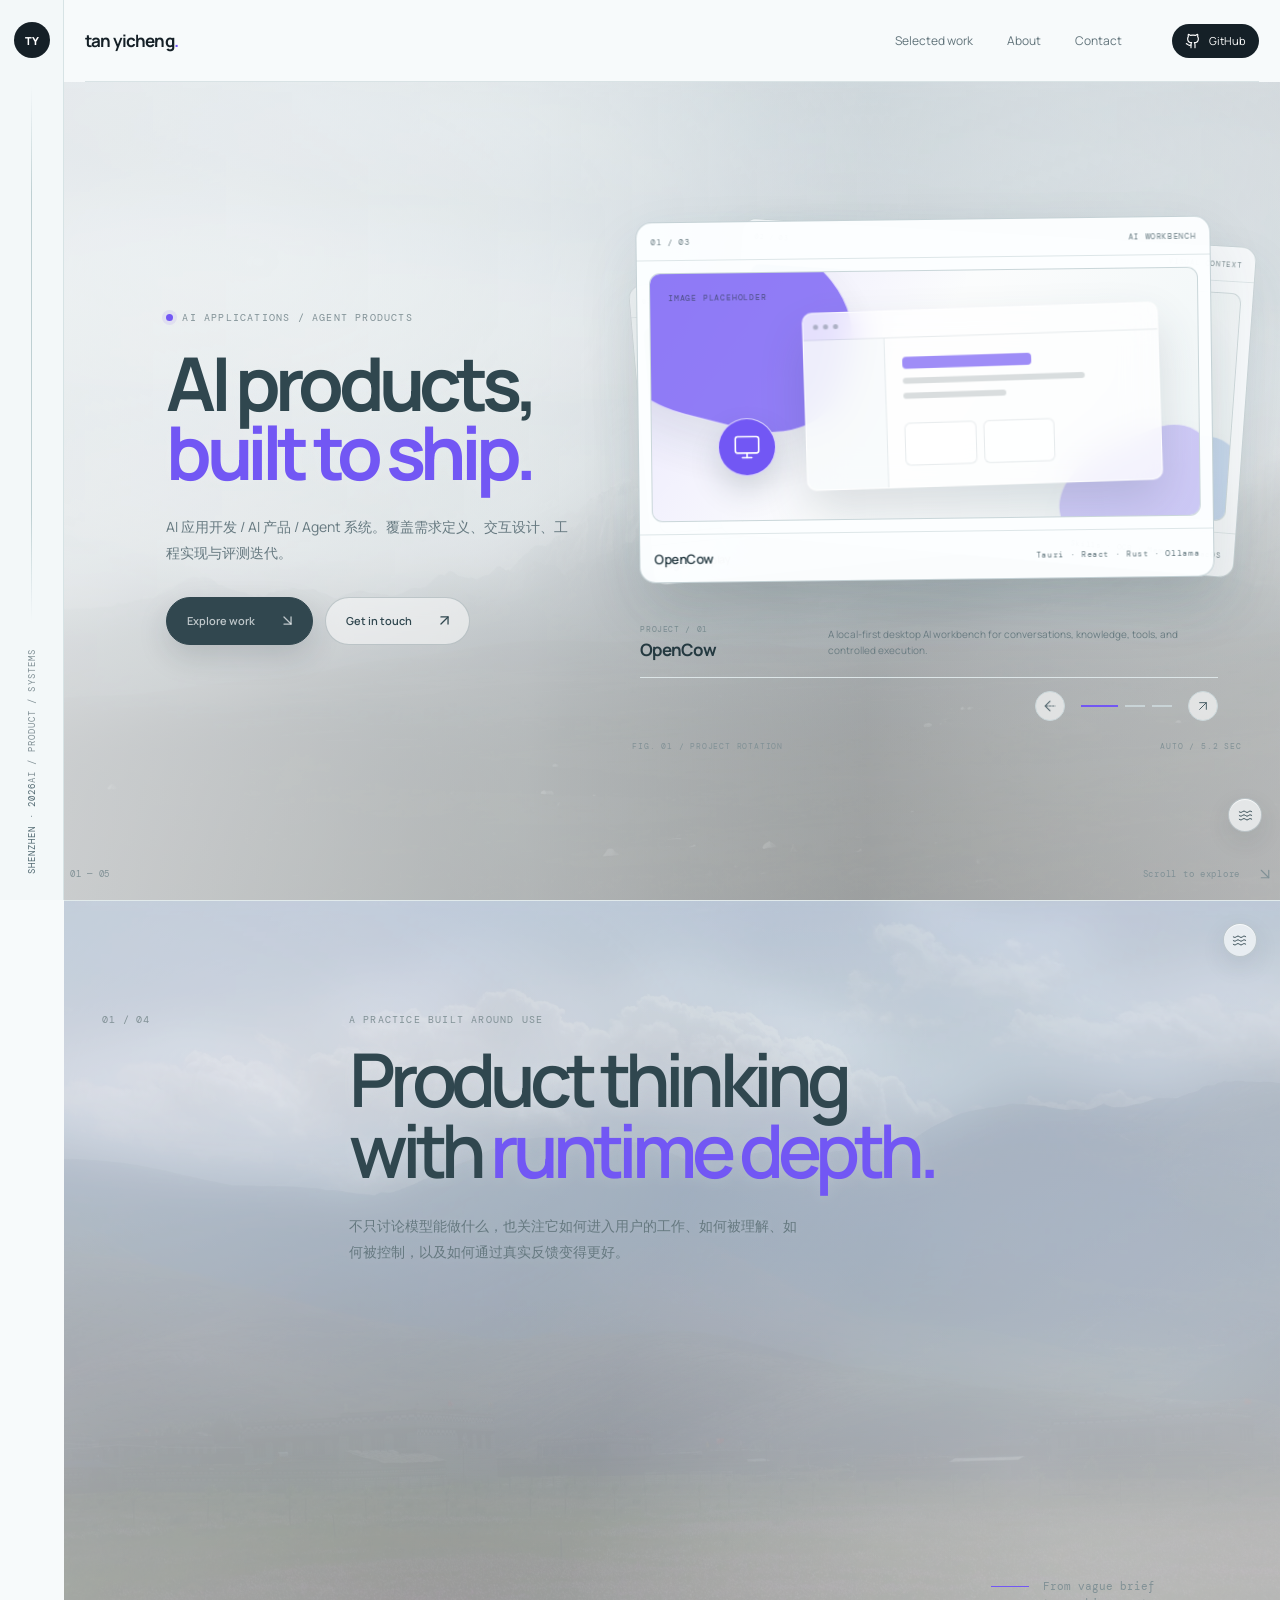
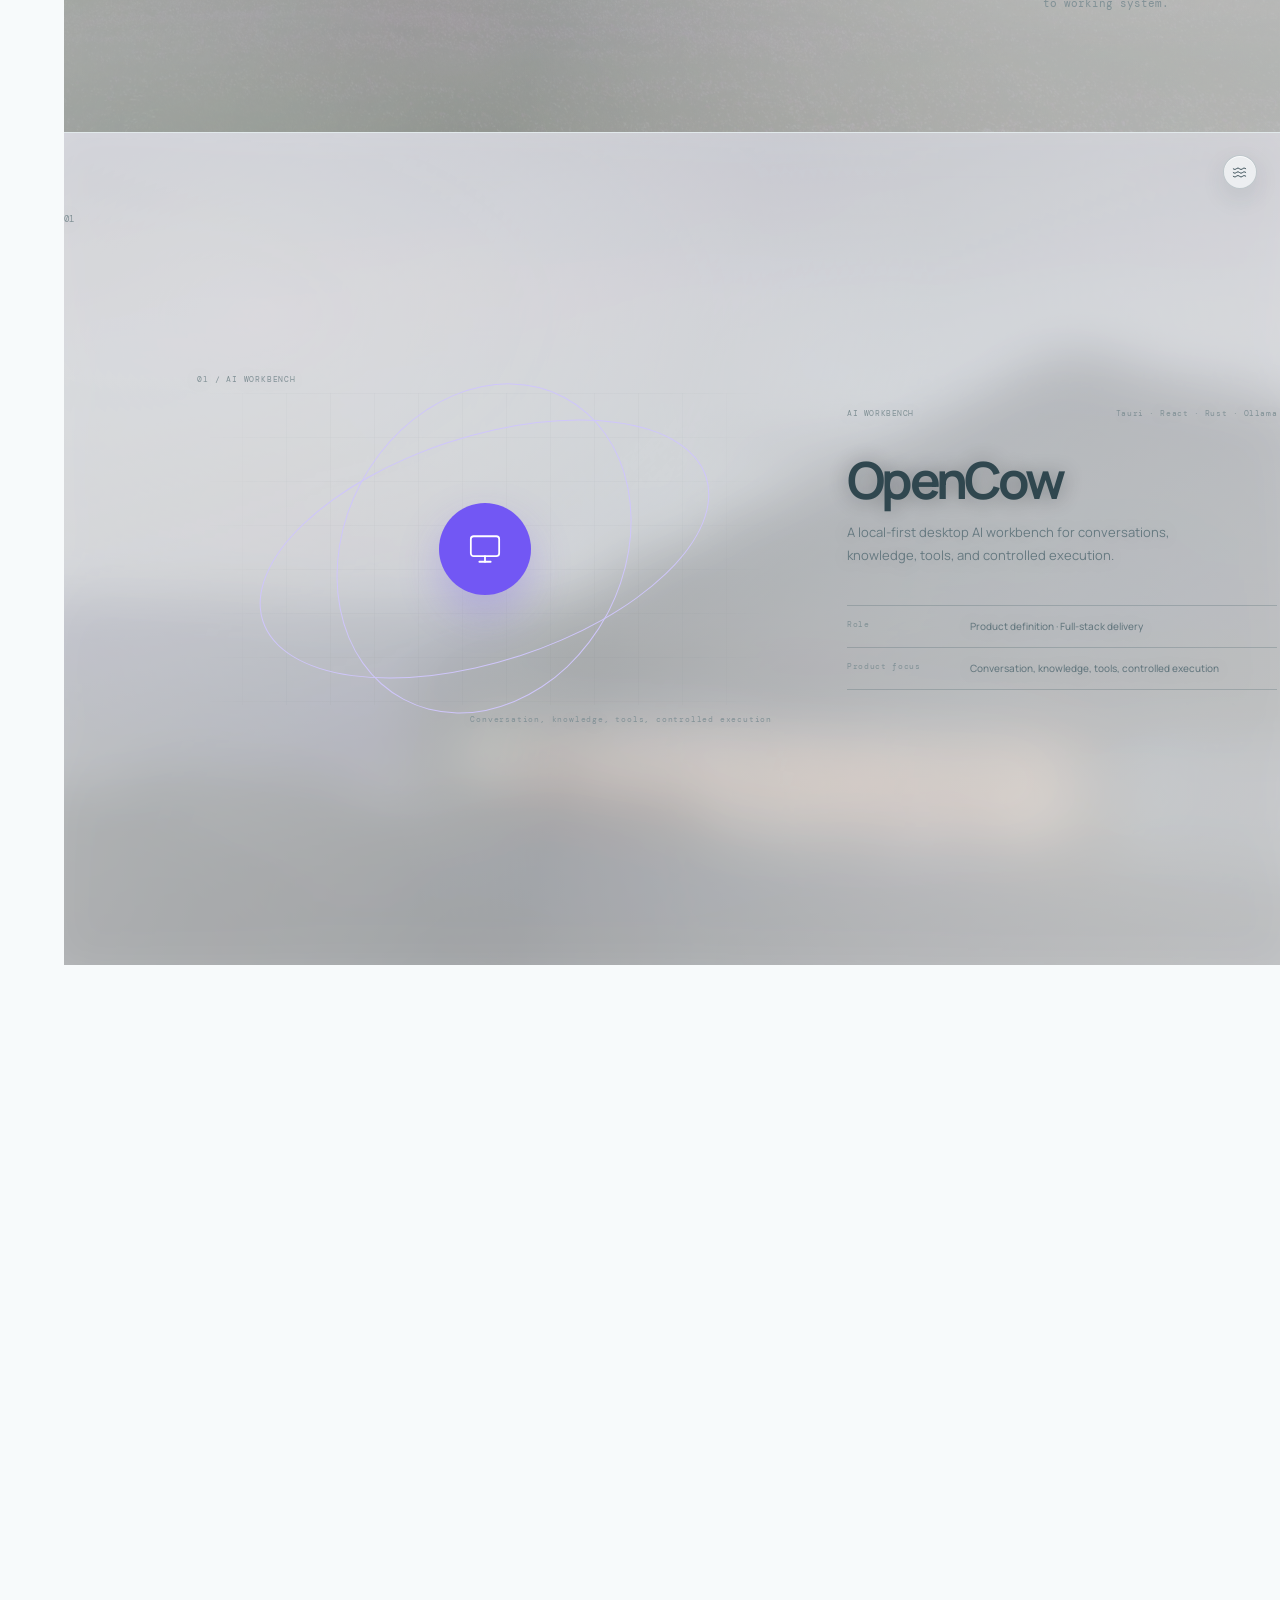
<file: index.html>
<!doctype html>
<html lang="zh-CN">
  <head>
    <meta charset="UTF-8" />
    <meta name="viewport" content="width=device-width, initial-scale=1.0" />
    <meta name="theme-color" content="#f6f9fb" />
    <meta
      name="description"
      content="谭懿铖的个人作品集，聚焦 AI 应用、Agent 产品与全栈落地。"
    />
    <link rel="icon" href="data:image/svg+xml,%3Csvg xmlns='http://www.w3.org/2000/svg' viewBox='0 0 64 64'%3E%3Crect width='64' height='64' rx='32' fill='%23152027'/%3E%3Ctext x='32' y='39' text-anchor='middle' font-family='Arial' font-size='22' font-weight='700' fill='white'%3ETY%3C/text%3E%3C/svg%3E" />
    <link rel="preload" as="image" href="/scenes/01-hero-preview.webp" type="image/webp" />
    <style>
      #preload-screen {
        position: fixed;
        z-index: 100;
        inset: 0;
        display: grid;
        place-items: center;
        overflow: hidden;
        color: #203139;
        background: #f7fafb;
        transition: opacity 520ms cubic-bezier(.32,.72,0,1), visibility 520ms;
      }
      #preload-screen.is-ready {
        opacity: 0;
        visibility: hidden;
        pointer-events: none;
      }
      .preload-mark {
        position: relative;
        z-index: 2;
        font: 600 12px -apple-system, BlinkMacSystemFont, "Segoe UI", sans-serif;
        letter-spacing: .08em;
      }
      .preload-mist {
        position: absolute;
        width: 140vw;
        height: 34vh;
        opacity: .58;
        filter: blur(28px);
        background: linear-gradient(90deg, transparent, #dfecef 38%, #e7e2f7 50%, #dfecef 62%, transparent);
        animation: preload-drift 1.4s cubic-bezier(.32,.72,0,1) infinite alternate;
      }
      @keyframes preload-drift {
        from { transform: translate3d(-12%, -10%, 0) rotate(-3deg); }
        to { transform: translate3d(12%, 10%, 0) rotate(3deg); }
      }
      @media (prefers-reduced-motion: reduce) {
        .preload-mist { animation: none; }
      }
    </style>
    <title>谭懿铖 · AI 应用 / Agent / Product</title>
    <script type="module" crossorigin src="/portfolio-assets/index-WdxlFAcu.js"></script>
    <link rel="stylesheet" crossorigin href="/portfolio-assets/index-DJ9gZr0p.css">
  </head>
  <body>
    <div id="preload-screen" aria-hidden="true">
      <div class="preload-mist"></div>
      <div class="preload-mark">TY / LOADING SCENE</div>
    </div>
    <div id="root"></div>
  </body>
</html>
</file>
<file: portfolio-assets/index-DJ9gZr0p.css>
:root{font-family:Manrope,-apple-system,BlinkMacSystemFont,Segoe UI,sans-serif;color:#152027;background:#f7fafb;font-synthesis:none;text-rendering:optimizeLegibility;--ink: #152027;--muted: #708087;--line: #d9e3e5;--accent: #7257f4;--cyan: #58c9d0;--rail: 64px;--max: 1880px}*{box-sizing:border-box}html{scroll-behavior:smooth}body{margin:0;min-width:320px;overflow-x:hidden;background:#f7fafb}button,a{font:inherit}a{color:inherit;text-decoration:none}button{border:0;cursor:pointer}@property --reveal-a{syntax: "<length>"; inherits: true; initial-value: 0px;}@property --reveal-b{syntax: "<length>"; inherits: true; initial-value: 0px;}@property --reveal-c{syntax: "<length>"; inherits: true; initial-value: 0px;}@property --wipe-angle-left{syntax: "<angle>"; inherits: true; initial-value: 0deg;}@property --wipe-angle-right{syntax: "<angle>"; inherits: true; initial-value: 0deg;}.scene-section{--pointer-x: 50%;--pointer-y: 50%;--reveal-a: 0px;--reveal-b: 0px;--reveal-c: 0px;--scatter-x: 25px;--scatter-y: 18px;--wipe-angle-left: 0deg;--wipe-angle-right: 0deg;--scene-fog-main: #30474f;--scene-fog-muted: #667980;--scene-fog-soft: #819196;--scene-fog-line: rgba(78, 103, 110, .28);--scene-fog-control: #31474f;--scene-fog-control-bg: rgba(247, 250, 251, .72);--scene-fog-control-border: rgba(102, 125, 132, .34);--scene-clear-main: #173038;--scene-clear-muted: #536a72;--scene-clear-soft: #74868c;--scene-clear-line: rgba(58, 84, 91, .28);--scene-clear-control: #203b43;--scene-clear-control-bg: rgba(247, 250, 251, .7);--scene-clear-control-border: rgba(87, 111, 118, .36);--scene-text-main: var(--scene-fog-main);--scene-text-muted: var(--scene-fog-muted);--scene-text-soft: var(--scene-fog-soft);--scene-text-line: var(--scene-fog-line);--scene-control: var(--scene-fog-control);--scene-control-bg: var(--scene-fog-control-bg);--scene-control-border: var(--scene-fog-control-border);--scene-text-accent: #7257f4;--scene-text-shadow: 0 1px 16px rgba(247, 250, 251, .2);position:relative;isolation:isolate;color:var(--scene-text-main)}.scene-clear-light{--scene-clear-main: #f1f8f5;--scene-clear-muted: rgba(231, 243, 239, .8);--scene-clear-soft: rgba(207, 227, 222, .76);--scene-clear-line: rgba(232, 246, 241, .32);--scene-clear-control: #eff8f5;--scene-clear-control-bg: rgba(11, 29, 35, .64);--scene-clear-control-border: rgba(228, 244, 239, .38);--scene-text-accent: #c0b5ff;--scene-text-shadow: 0 1px 20px rgba(4, 14, 18, .32)}.contact-section{--scene-fog-main: #e7f1ef;--scene-fog-muted: rgba(211, 228, 224, .84);--scene-fog-soft: rgba(170, 198, 195, .82);--scene-fog-line: rgba(201, 228, 222, .24);--scene-fog-control: #dcece8;--scene-fog-control-bg: rgba(13, 31, 38, .58);--scene-fog-control-border: rgba(215, 237, 231, .34);--scene-text-shadow: 0 1px 20px rgba(4, 14, 18, .28)}.scene-section.is-wiping,.scene-section.is-cleared{--scene-text-main: var(--scene-clear-main);--scene-text-muted: var(--scene-clear-muted);--scene-text-soft: var(--scene-clear-soft);--scene-text-line: var(--scene-clear-line);--scene-control: var(--scene-clear-control);--scene-control-bg: var(--scene-clear-control-bg);--scene-control-border: var(--scene-clear-control-border)}.scene-section.is-condensing{--scene-text-main: var(--scene-fog-main);--scene-text-muted: var(--scene-fog-muted);--scene-text-soft: var(--scene-fog-soft);--scene-text-line: var(--scene-fog-line);--scene-control: var(--scene-fog-control);--scene-control-bg: var(--scene-fog-control-bg);--scene-control-border: var(--scene-fog-control-border)}.scene-section>:not(.scene-backdrop):not(.scene-wiper-stage):not(.scene-wiper){z-index:2}.scene-section:not(.hero-section){content-visibility:auto;contain-intrinsic-size:0 820px}.scene-backdrop{position:absolute;z-index:0;top:0;bottom:0;left:0;width:100%;overflow:hidden;pointer-events:none;background:#eef3f4}.scene-photo{position:absolute;top:0;right:0;bottom:0;left:0;width:100%;height:100%;object-fit:cover;object-position:var(--scene-position)}.scene-photo-preview{opacity:.96;filter:blur(25px) saturate(.5) brightness(.91);transform:scale(1.035);background:var(--scene-preview) var(--scene-position) / cover no-repeat}.scene-photo-clear{opacity:0;filter:saturate(.92) contrast(.98);transform:translateZ(0);transition:opacity .4s ease}.is-scene-loaded .scene-photo-clear{opacity:1}.scene-fog-glass{position:absolute;z-index:2;top:0;right:0;bottom:0;left:0;overflow:hidden;opacity:1;pointer-events:none;transform:translateZ(0);will-change:auto;transition:opacity 1.25s cubic-bezier(.32,.72,0,1)}.scene-wiper-reveal{position:absolute;z-index:4;top:0;right:0;bottom:0;left:0;overflow:hidden;opacity:0;pointer-events:none;contain:paint;transform:translateZ(0);will-change:auto;mask-image:linear-gradient(transparent,transparent);-webkit-mask-image:linear-gradient(transparent,transparent);mask-composite:add;-webkit-mask-composite:source-over;transition:opacity .12s ease-out}.scene-section.is-defogging .scene-wiper-reveal.scene-wipe-mask{opacity:1;mask-image:radial-gradient(ellipse var(--reveal-a) var(--reveal-b) at calc(var(--pointer-x) - 6px) calc(var(--pointer-y) + 4px),#000 0 25%,rgba(0,0,0,.74) 52%,transparent 100%),radial-gradient(ellipse var(--reveal-b) var(--reveal-c) at calc(var(--pointer-x) + var(--scatter-x)) calc(var(--pointer-y) - var(--scatter-y)),rgba(0,0,0,.9) 0 18%,rgba(0,0,0,.56) 47%,transparent 100%),radial-gradient(ellipse var(--reveal-c) var(--reveal-b) at calc(var(--pointer-x) - var(--scatter-x)) calc(var(--pointer-y) + var(--scatter-y)),rgba(0,0,0,.82) 0 15%,rgba(0,0,0,.48) 43%,transparent 100%);-webkit-mask-image:radial-gradient(ellipse var(--reveal-a) var(--reveal-b) at calc(var(--pointer-x) - 6px) calc(var(--pointer-y) + 4px),#000 0 25%,rgba(0,0,0,.74) 52%,transparent 100%),radial-gradient(ellipse var(--reveal-b) var(--reveal-c) at calc(var(--pointer-x) + var(--scatter-x)) calc(var(--pointer-y) - var(--scatter-y)),rgba(0,0,0,.9) 0 18%,rgba(0,0,0,.56) 47%,transparent 100%),radial-gradient(ellipse var(--reveal-c) var(--reveal-b) at calc(var(--pointer-x) - var(--scatter-x)) calc(var(--pointer-y) + var(--scatter-y)),rgba(0,0,0,.82) 0 15%,rgba(0,0,0,.48) 43%,transparent 100%)}.scene-section.is-defogging .scene-wiper-reveal,.scene-section.is-wiping .scene-wiper-reveal{will-change:opacity,mask-image}.is-wiping .scene-wiper-reveal{opacity:1;transition:none;mask-image:conic-gradient(from 270deg at 49.5% 102%,#000 0deg var(--wipe-angle-left),rgba(0,0,0,.68) calc(var(--wipe-angle-left) + 4deg),transparent calc(var(--wipe-angle-left) + 11deg) 360deg),conic-gradient(from calc(90deg - var(--wipe-angle-right)) at 50.5% 102%,#000 0deg var(--wipe-angle-right),rgba(0,0,0,.68) calc(var(--wipe-angle-right) + 4deg),transparent calc(var(--wipe-angle-right) + 11deg) 360deg);-webkit-mask-image:conic-gradient(from 270deg at 49.5% 102%,#000 0deg var(--wipe-angle-left),rgba(0,0,0,.68) calc(var(--wipe-angle-left) + 4deg),transparent calc(var(--wipe-angle-left) + 11deg) 360deg),conic-gradient(from calc(90deg - var(--wipe-angle-right)) at 50.5% 102%,#000 0deg var(--wipe-angle-right),rgba(0,0,0,.68) calc(var(--wipe-angle-right) + 4deg),transparent calc(var(--wipe-angle-right) + 11deg) 360deg)}.scene-photo-reveal,.scene-photo-condensation{transition:none}.scene-reveal-residual{opacity:.03;transition:none;will-change:auto}.scene-fog-photo{position:absolute;top:-3%;right:-3%;bottom:-3%;left:-3%;opacity:.82;background:var(--scene-preview) var(--scene-position) / cover no-repeat;filter:blur(22px) saturate(.52) brightness(.86);transform:scale(1.035)}.scene-mist{position:absolute;top:0;right:0;bottom:0;left:0;opacity:.63;background:radial-gradient(ellipse at 16% 22%,rgba(247,250,251,.58),transparent 47%),radial-gradient(ellipse at 71% 30%,rgba(218,232,235,.38),transparent 51%),radial-gradient(ellipse at 84% 78%,rgba(246,249,250,.46),transparent 48%),linear-gradient(108deg,#f7fafbb8,#d6e5e97a 48%,#f9fbfcbd)}.scene-condensation{--condense-1: 0vmax;--condense-2: 0vmax;--condense-3: 0vmax;--condense-4: 0vmax;--condense-5: 0vmax;--condense-6: 0vmax;--condense-7: 0vmax;--condense-fill: 0;position:absolute;z-index:5;top:0;right:0;bottom:0;left:0;opacity:0;overflow:hidden;pointer-events:none;contain:paint;transform:translateZ(0);will-change:auto;mask-image:radial-gradient(ellipse var(--condense-1) calc(var(--condense-1) * .68) at 8% 18%,#000 0 54%,rgba(0,0,0,.72) 72%,transparent 100%),radial-gradient(ellipse var(--condense-2) calc(var(--condense-2) * .82) at 24% 74%,#000 0 52%,rgba(0,0,0,.68) 73%,transparent 100%),radial-gradient(ellipse var(--condense-3) calc(var(--condense-3) * .71) at 39% 28%,#000 0 55%,rgba(0,0,0,.74) 74%,transparent 100%),radial-gradient(ellipse var(--condense-4) calc(var(--condense-4) * .88) at 53% 64%,#000 0 51%,rgba(0,0,0,.7) 72%,transparent 100%),radial-gradient(ellipse var(--condense-5) calc(var(--condense-5) * .66) at 68% 17%,#000 0 56%,rgba(0,0,0,.73) 75%,transparent 100%),radial-gradient(ellipse var(--condense-6) calc(var(--condense-6) * .8) at 81% 78%,#000 0 52%,rgba(0,0,0,.69) 72%,transparent 100%),radial-gradient(ellipse var(--condense-7) calc(var(--condense-7) * .72) at 93% 41%,#000 0 55%,rgba(0,0,0,.72) 74%,transparent 100%),linear-gradient(rgba(0,0,0,var(--condense-fill)),rgba(0,0,0,var(--condense-fill)));-webkit-mask-image:radial-gradient(ellipse var(--condense-1) calc(var(--condense-1) * .68) at 8% 18%,#000 0 54%,rgba(0,0,0,.72) 72%,transparent 100%),radial-gradient(ellipse var(--condense-2) calc(var(--condense-2) * .82) at 24% 74%,#000 0 52%,rgba(0,0,0,.68) 73%,transparent 100%),radial-gradient(ellipse var(--condense-3) calc(var(--condense-3) * .71) at 39% 28%,#000 0 55%,rgba(0,0,0,.74) 74%,transparent 100%),radial-gradient(ellipse var(--condense-4) calc(var(--condense-4) * .88) at 53% 64%,#000 0 51%,rgba(0,0,0,.7) 72%,transparent 100%),radial-gradient(ellipse var(--condense-5) calc(var(--condense-5) * .66) at 68% 17%,#000 0 56%,rgba(0,0,0,.73) 75%,transparent 100%),radial-gradient(ellipse var(--condense-6) calc(var(--condense-6) * .8) at 81% 78%,#000 0 52%,rgba(0,0,0,.69) 72%,transparent 100%),radial-gradient(ellipse var(--condense-7) calc(var(--condense-7) * .72) at 93% 41%,#000 0 55%,rgba(0,0,0,.72) 74%,transparent 100%),linear-gradient(rgba(0,0,0,var(--condense-fill)),rgba(0,0,0,var(--condense-fill)));mask-composite:add;-webkit-mask-composite:source-over}.scene-section.is-condensing .scene-condensation{will-change:opacity,mask-image}.scene-condensation-fog{opacity:1;transition:none;will-change:auto}.scene-fog-legibility,.scene-reveal-legibility,.scene-legibility{position:absolute;z-index:3;top:0;right:0;bottom:0;left:0;background:#f7fafb80}.scene-fog-legibility{opacity:.72}.scene-reveal-legibility{opacity:.44}.scene-legibility{opacity:0;transition:opacity 1.1s cubic-bezier(.32,.72,0,1)}.scene-focus-hero .scene-fog-legibility,.scene-focus-hero .scene-reveal-legibility,.scene-focus-hero .scene-legibility{background:linear-gradient(90deg,#f7fafbf5,#f7fafbd4 38%,#f7fafb7a 66%,#f7fafb94)}.scene-focus-right .scene-fog-legibility,.scene-focus-right .scene-reveal-legibility,.scene-focus-right .scene-legibility{background:linear-gradient(90deg,#f7fafb8f,#f7fafb7a 46%,#f7fafbd1)}.scene-color .scene-fog-legibility,.scene-color .scene-reveal-legibility,.scene-color .scene-legibility{background:#f7fafbad}.scene-warm .scene-fog-legibility,.scene-warm .scene-reveal-legibility,.scene-warm .scene-legibility{background:#f7f8f9ab}.scene-dark:not(.contact-section) .scene-fog-legibility,.scene-dark:not(.contact-section) .scene-reveal-legibility,.scene-dark:not(.contact-section) .scene-legibility{background:#f7fafbb5}.scene-clear-light .scene-reveal-legibility,.scene-clear-light .scene-legibility{background:linear-gradient(90deg,#09141957,#09141933 42%,#091419b8)}.hero-section .scene-reveal-legibility{opacity:.59}.project-detail .scene-reveal-legibility{opacity:.54}.scene-clear-light .scene-reveal-legibility{opacity:.7}.scene-loading-line{position:absolute;z-index:4;right:0;bottom:0;left:0;height:2px;opacity:.68;background:linear-gradient(90deg,transparent,rgba(114,87,244,.82),transparent);transform:translate(-100%);animation:scene-loading 1.7s cubic-bezier(.32,.72,0,1) infinite;transition:opacity .35s}.is-scene-loaded .scene-loading-line{opacity:0;animation-play-state:paused}@keyframes scene-loading{to{transform:translate(100%)}}.scene-wiper-stage{position:absolute;z-index:4;top:0;bottom:0;left:0;width:100%;overflow:hidden;pointer-events:none}.scene-wiper-blade{position:absolute;bottom:-24px;left:50%;width:min(48vw,920px);opacity:0;visibility:hidden;will-change:transform,opacity}.scene-wiper-blade img{display:block;width:100%;height:auto;pointer-events:none;filter:none}.scene-wiper-left{transform:translate(-100%);transform-origin:98.5% 50%}.scene-wiper-right{transform-origin:1.5% 50%}.scene-wiper-right img{transform:scaleX(-1)}.scene-wiper{position:absolute;z-index:5;right:clamp(14px,1.8vw,30px);bottom:clamp(14px,1.8vw,28px);display:grid;place-items:center;width:34px;height:34px;padding:0;color:var(--scene-control);border:1px solid var(--scene-control-border);border-radius:50%;background:var(--scene-control-bg);box-shadow:inset 0 1px #ffffffbd,0 9px 24px #243b431a;-webkit-backdrop-filter:blur(15px);backdrop-filter:blur(15px);text-shadow:var(--scene-text-shadow);transition:color .48s cubic-bezier(.32,.72,0,1),background .48s cubic-bezier(.32,.72,0,1),text-shadow .48s cubic-bezier(.32,.72,0,1),border-color .48s cubic-bezier(.32,.72,0,1),transform .28s cubic-bezier(.32,.72,0,1),opacity .28s}.scene-wiper:hover{color:var(--scene-control-bg);background:var(--scene-control);transform:translateY(-2px)}.scene-wiper:active{transform:translateY(0) scale(.96)}.scene-wiper:focus-visible{outline:2px solid var(--accent);outline-offset:3px}.scene-wiper:disabled{cursor:default;opacity:.48}.scene-wiper:disabled:hover{color:var(--scene-control);background:var(--scene-control-bg);transform:none}.is-cleared{--reveal-a: 120vw;--reveal-b: 120vw;--reveal-c: 120vw}.is-cleared .scene-backdrop>.scene-fog-glass{opacity:.03}.is-condensing .scene-condensation{opacity:1}.is-cleared .scene-legibility{opacity:.44}.hero-section.is-cleared .scene-legibility{opacity:.59}.project-detail.is-cleared .scene-legibility{opacity:.54}.scene-clear-light.is-cleared .scene-legibility{opacity:.7}.hero-section .scene-wiper{right:18px;bottom:68px}.statement-section .scene-wiper,.project-detail .scene-wiper,.capabilities-section .scene-wiper{top:22px;bottom:auto}.site-shell{position:relative;z-index:1;min-height:100vh;padding-left:var(--rail)}.side-rail{position:fixed;z-index:20;inset:0 auto 0 0;width:var(--rail);display:flex;align-items:center;flex-direction:column;padding:22px 0 26px;color:#284149;border-right:1px solid rgba(205,219,222,.75);background:#f1f7f8b8;-webkit-backdrop-filter:blur(24px);backdrop-filter:blur(24px)}.monogram{display:grid;place-items:center;width:36px;height:36px;color:#fff;font-size:11px;font-weight:800;border-radius:50%;background:var(--ink)}.rail-line{width:1px;flex:1;margin:28px 0;background:linear-gradient(to bottom,transparent,#bed0d3 20%,#bed0d3 80%,transparent)}.rail-label,.rail-bottom{font-family:DM Mono,monospace;font-size:9px;letter-spacing:.12em;writing-mode:vertical-rl;transform:rotate(180deg);color:#819196}.rail-bottom{color:#526a72}.top-nav{position:relative;z-index:2;width:min(calc(100% - 42px),var(--max));height:82px;margin:0 auto;display:flex;align-items:center;justify-content:space-between;gap:24px;border-bottom:1px solid var(--line)}.wordmark{font-size:17px;font-weight:700;letter-spacing:-.05em}.wordmark span{color:var(--accent)}.nav-links{display:flex;align-items:center;gap:34px;margin-left:auto;margin-right:26px;font-size:12px;color:#62747b}.nav-links a{transition:color .2s ease}.nav-links a:hover{color:var(--ink)}.nav-actions{display:flex;align-items:center;gap:14px}.nav-github{display:inline-flex;align-items:center;gap:8px;padding:9px 13px;color:#fff;font-size:11px;border-radius:999px;background:var(--ink);transition:transform .2s ease,background .2s ease}.nav-github:hover{transform:translateY(-2px);background:#25424b}.menu-toggle{display:none;place-items:center;width:36px;height:36px;color:var(--ink);background:transparent}.section-pad{width:100%;max-width:none;margin:0 auto;padding-right:clamp(21px,3vw,58px);padding-left:clamp(21px,3vw,58px)}.hero-section{position:relative;min-height:calc(100dvh - 82px);display:grid;grid-template-columns:minmax(0,.88fr) minmax(520px,1.12fr);align-items:center;gap:clamp(34px,4vw,78px);padding-top:42px;padding-bottom:68px}.hero-copy{padding-left:clamp(20px,5vw,92px)}.eyebrow,.section-kicker{display:flex;align-items:center;gap:9px;margin:0;color:var(--scene-text-soft);font:10px DM Mono,monospace;letter-spacing:.12em;text-shadow:var(--scene-text-shadow);transition:color .52s cubic-bezier(.32,.72,0,1),text-shadow .52s cubic-bezier(.32,.72,0,1)}.eyebrow span{display:block;width:7px;height:7px;border-radius:50%;background:var(--accent);box-shadow:0 0 0 4px #7257f41a}h1,h2,h3,p{margin-top:0}.scene-section h1,.scene-section h2,.scene-section h3{color:var(--scene-text-main);text-shadow:var(--scene-text-shadow);transition:color .52s cubic-bezier(.32,.72,0,1),text-shadow .52s cubic-bezier(.32,.72,0,1)}h1 em,h2 em{color:var(--scene-text-accent);font-style:normal;transition:color .52s cubic-bezier(.32,.72,0,1)}.hero-copy h1{max-width:760px;margin:25px 0 28px;color:var(--scene-text-main);font-size:clamp(54px,5.8vw,98px);line-height:.92;letter-spacing:-.078em;font-weight:700}.hero-description{max-width:480px;color:var(--scene-text-muted);font-size:14px;line-height:1.85;text-shadow:var(--scene-text-shadow);transition:color .52s cubic-bezier(.32,.72,0,1),text-shadow .52s cubic-bezier(.32,.72,0,1)}.hero-actions{display:flex;align-items:center;flex-wrap:wrap;gap:12px;margin-top:31px}.button{display:inline-flex;align-items:center;justify-content:center;gap:24px;min-height:48px;padding:0 16px 0 20px;white-space:nowrap;font-size:11px;font-weight:600;border-radius:999px;transition:transform .2s ease,box-shadow .2s ease,background .2s ease,border-color .2s ease}.button:hover{transform:translateY(-2px)}.button:active{transform:translateY(0) scale(.98)}.button-dark{color:var(--scene-control-bg);border:1px solid var(--scene-control);background:var(--scene-control);box-shadow:0 12px 30px #15202726;transition:color .52s cubic-bezier(.32,.72,0,1),background .52s cubic-bezier(.32,.72,0,1),border-color .52s cubic-bezier(.32,.72,0,1),transform .2s ease,box-shadow .2s ease}.button-dark:hover{color:var(--scene-control-bg);background:var(--scene-text-main);border-color:var(--scene-text-main);box-shadow:0 16px 32px #15202733}.button-quiet{color:var(--scene-text-main);border:1px solid var(--scene-text-line);background:#ffffff85;-webkit-backdrop-filter:blur(12px);backdrop-filter:blur(12px);text-shadow:var(--scene-text-shadow);transition:color .52s cubic-bezier(.32,.72,0,1),background .52s cubic-bezier(.32,.72,0,1),border-color .52s cubic-bezier(.32,.72,0,1),text-shadow .52s cubic-bezier(.32,.72,0,1),transform .2s ease,box-shadow .2s ease}.button-quiet:hover{color:var(--scene-control);border-color:var(--scene-control-border);background:var(--scene-control-bg);box-shadow:0 10px 24px #314f5817}.hero-art{position:relative;min-height:556px;display:flex;align-items:center;padding:20px 0 47px}.hero-project-carousel{width:100%}.carousel-stage{position:relative;height:392px;perspective:1400px;transform-style:preserve-3d}.carousel-card{--card-accent: #7257f4;--card-soft: #e9e5ff;position:absolute;top:11px;right:26px;bottom:20px;left:8px;display:grid;grid-template-rows:38px 1fr 48px;overflow:hidden;border:1px solid rgba(190,205,209,.9);border-radius:16px;background:#fcfefff7;box-shadow:0 28px 60px #2b464f1f;transform-origin:50% 108%;backface-visibility:hidden;transition:transform .92s cubic-bezier(.22,.72,.22,1),opacity .58s ease,filter .58s ease,box-shadow .58s ease}.carousel-card.violet{--card-accent: #7257f4;--card-soft: #e8e3ff}.carousel-card.blue{--card-accent: #3f83e8;--card-soft: #dcecff}.carousel-card.mint{--card-accent: #2f9c86;--card-soft: #d8f0e9}.carousel-card.is-current{z-index:3;opacity:1;filter:none;transform:translateZ(0) rotate(-.7deg) rotateY(0) scale(1)}.carousel-card.is-next{z-index:2;opacity:.82;filter:saturate(.82);transform:translate3d(43px,-17px,-80px) rotate(4.2deg) rotateY(-7deg) scale(.95)}.carousel-card.is-back{z-index:1;opacity:.58;filter:saturate(.58);transform:translate3d(-38px,-5px,-145px) rotate(-5deg) rotateY(8deg) scale(.9)}.carousel-card-top,.carousel-card-bottom{display:flex;align-items:center;justify-content:space-between;gap:16px;padding:0 14px;color:#667a81;font:8px DM Mono,monospace;letter-spacing:.08em}.carousel-card-top{border-bottom:1px solid #dde6e8}.carousel-card-bottom{color:#5f747b;border-top:1px solid #dde6e8}.carousel-card-bottom strong{color:#233840;font:600 13px Manrope,sans-serif;letter-spacing:-.035em}.carousel-media{position:relative;overflow:hidden;margin:12px;border:1px solid rgba(190,205,209,.78);border-radius:11px;background:#f2f6f7}.media-haze{position:absolute;top:0;right:0;bottom:0;left:0;opacity:.8;background:linear-gradient(125deg,var(--card-soft),rgba(255,255,255,.88) 46%,#eef5f6)}.media-shape{position:absolute;z-index:1;border:1px solid rgba(255,255,255,.7);background:var(--card-accent);opacity:.76;box-shadow:0 22px 48px #2d445824}.media-shape-one{width:46%;height:78%;top:-18%;left:-9%;border-radius:20% 48% 34% 42%;transform:rotate(15deg)}.media-shape-two{width:30%;height:46%;right:-4%;bottom:-15%;border-radius:44% 28% 48% 34%;opacity:.28;transform:rotate(-22deg)}.media-window{position:absolute;z-index:2;top:15%;right:7%;bottom:13%;width:65%;overflow:hidden;border:1px solid rgba(255,255,255,.94);border-radius:10px;background:#ffffffc2;box-shadow:0 22px 46px #30475829;-webkit-backdrop-filter:blur(18px);backdrop-filter:blur(18px);transform:rotate(-1.2deg)}.media-window-bar{height:27px;display:flex;align-items:center;gap:5px;padding:0 10px;border-bottom:1px solid rgba(124,147,154,.18)}.media-window-bar i{width:5px;height:5px;border-radius:50%;background:#4b5e6661}.media-window-body{height:calc(100% - 27px);display:grid;grid-template-columns:23% 1fr}.media-sidebar{border-right:1px solid rgba(124,147,154,.16);background:#f5f9fa94}.media-content{padding:19px 17px}.media-title-line,.media-copy-line{height:6px;margin-bottom:9px;border-radius:4px;background:#32474f2e}.media-title-line{width:54%;height:12px;background:var(--card-accent);opacity:.68}.media-copy-line{width:76%}.media-copy-line.short{width:43%}.media-actions{display:flex;gap:7px;margin-top:24px}.media-actions i{width:30%;height:43px;border:1px solid rgba(118,141,148,.18);border-radius:6px;background:#ffffffb8}.media-icon{position:absolute;z-index:3;left:12%;bottom:18%;display:grid;place-items:center;width:58px;height:58px;color:#fff;border:1px solid rgba(255,255,255,.72);border-radius:50%;background:var(--card-accent);box-shadow:0 15px 30px #2339462b}.media-placeholder{position:absolute;z-index:3;top:19px;left:18px;color:#22343c9e;font:8px DM Mono,monospace;letter-spacing:.1em}.carousel-caption{min-height:71px;display:grid;grid-template-columns:minmax(130px,.42fr) 1fr;gap:24px;align-items:center;margin:7px 24px 0 8px;padding:10px 0;border-bottom:1px solid #dce5e7}.carousel-caption>div{display:grid;gap:4px}.carousel-caption span{color:#7c8d92;font:8px DM Mono,monospace;letter-spacing:.08em}.carousel-caption strong{color:#243940;font-size:17px;letter-spacing:-.05em}.carousel-caption p{max-width:410px;margin:0;color:#6b7d83;font-size:10px;line-height:1.6}.carousel-controls{display:flex;align-items:center;justify-content:flex-end;gap:11px;margin:13px 24px 0 8px}.carousel-controls>button{display:grid;place-items:center;width:30px;height:30px;color:#465d65;border:1px solid #cad7da;border-radius:50%;background:#ffffff9e;transition:color .2s ease,border-color .2s ease,transform .2s ease,background .2s ease}.carousel-controls>button:hover{color:#fff;border-color:var(--ink);background:var(--ink);transform:translateY(-1px)}.rotate-left{transform:rotate(-135deg)}.carousel-dots{display:flex;align-items:center;gap:7px;padding:0 5px}.carousel-dots button{width:20px;height:2px;padding:0;background:#c9d4d7;transition:width .35s ease,background .35s ease}.carousel-dots button.is-active{width:37px;background:var(--accent)}.art-caption{position:absolute;z-index:3;right:0;bottom:17px;left:0;display:flex;justify-content:space-between;color:var(--scene-text-soft);font:8px DM Mono,monospace;letter-spacing:.1em;text-shadow:var(--scene-text-shadow);transition:color .52s cubic-bezier(.32,.72,0,1),text-shadow .52s cubic-bezier(.32,.72,0,1)}.hero-footer{position:absolute;right:0;bottom:17px;left:0;display:flex;align-items:center;gap:16px;padding:0 6px;color:var(--scene-text-soft);font:9px DM Mono,monospace;letter-spacing:.08em;text-shadow:var(--scene-text-shadow);transition:color .52s cubic-bezier(.32,.72,0,1),text-shadow .52s cubic-bezier(.32,.72,0,1)}.hero-footer span:nth-child(2){margin-left:auto}.statement-section,.projects-section,.capabilities-section,.contact-section{border-top:1px solid rgba(217,227,229,.72)}.statement-section{position:relative;display:grid;grid-template-columns:19% 1fr 22%;gap:30px;min-height:clamp(780px,65vw,1240px);padding-top:112px;padding-bottom:110px}.section-index{color:var(--scene-text-soft);font:10px DM Mono,monospace;letter-spacing:.08em;text-shadow:var(--scene-text-shadow);transition:color .52s cubic-bezier(.32,.72,0,1),text-shadow .52s cubic-bezier(.32,.72,0,1)}.statement-content{max-width:750px}.statement-content h2,.section-heading h2,.contact-content h2{margin:18px 0 28px;font-size:clamp(42px,5.8vw,88px);line-height:.95;letter-spacing:-.08em;font-weight:600}.statement-content h2 span,.section-heading h2 span{color:var(--scene-text-accent);transition:color .52s cubic-bezier(.32,.72,0,1)}.statement-body{max-width:460px;color:var(--scene-text-muted);font-size:14px;line-height:1.85;text-shadow:var(--scene-text-shadow);transition:color .52s cubic-bezier(.32,.72,0,1),text-shadow .52s cubic-bezier(.32,.72,0,1)}.statement-side{align-self:end;display:flex;align-items:flex-start;gap:14px;padding-bottom:9px;color:var(--scene-text-soft);font:11px DM Mono,monospace;line-height:1.6;text-shadow:var(--scene-text-shadow);transition:color .52s cubic-bezier(.32,.72,0,1),text-shadow .52s cubic-bezier(.32,.72,0,1)}.side-rule{width:38px;margin-top:8px;border-top:1px solid var(--accent)}.projects-section{padding:0}.project-detail-stack{margin-top:0}.project-detail{min-height:clamp(780px,65vw,1240px);display:grid;grid-template-columns:58px minmax(520px,1.18fr) minmax(360px,.82fr);gap:clamp(30px,4vw,86px);align-items:center;padding:72px 0;scroll-margin-top:76px;opacity:.82;transition:opacity .35s ease}.project-detail.is-active{opacity:1}.project-detail-index{align-self:start;padding-top:8px;color:var(--scene-text-soft);font:9px DM Mono,monospace;text-shadow:var(--scene-text-shadow);transition:color .52s cubic-bezier(.32,.72,0,1),text-shadow .52s cubic-bezier(.32,.72,0,1)}.detail-visual{--detail-accent: #7257f4;position:relative;min-height:390px;display:flex;align-items:center;justify-content:center;overflow:hidden;background:transparent}.detail-visual.violet{--detail-accent: #7257f4;--detail-soft: #e8e3ff}.detail-visual.blue{--detail-accent: #3f83e8;--detail-soft: #dcecff}.detail-visual.mint{--detail-accent: #2f9c86;--detail-soft: #d8f0e9}.detail-visual-grid{position:absolute;top:10%;right:4%;bottom:10%;left:4%;opacity:.27;background-image:linear-gradient(rgba(90,111,116,.12) 1px,transparent 1px),linear-gradient(90deg,rgba(90,111,116,.12) 1px,transparent 1px);background-size:44px 44px;-webkit-mask-image:linear-gradient(90deg,transparent,black 18%,black 82%,transparent);mask-image:linear-gradient(90deg,transparent,black 18%,black 82%,transparent)}.detail-visual-orbit{position:absolute;border:1px solid color-mix(in srgb,var(--detail-accent) 34%,white);border-radius:50%;transform:rotate(-18deg)}.orbit-a{width:75%;height:58%}.orbit-b{width:45%;height:88%;transform:rotate(28deg)}.detail-visual-signal{position:relative;z-index:2;display:grid;place-items:center;width:92px;height:92px;color:#fff;border-radius:50%;background:var(--detail-accent);box-shadow:0 18px 42px color-mix(in srgb,var(--detail-accent) 28%,transparent)}.detail-visual-label,.detail-visual-caption{position:absolute;z-index:2;color:var(--scene-text-soft);font:8px DM Mono,monospace;letter-spacing:.1em;text-shadow:var(--scene-text-shadow);transition:color .52s cubic-bezier(.32,.72,0,1),text-shadow .52s cubic-bezier(.32,.72,0,1)}.detail-visual-label{top:20px;left:24px}.detail-visual-caption{right:24px;bottom:20px;max-width:55%;text-align:right}.detail-copy{max-width:430px}.detail-copy-meta{display:flex;justify-content:space-between;gap:16px;color:var(--scene-text-soft);font:8px DM Mono,monospace;letter-spacing:.07em;text-shadow:var(--scene-text-shadow);transition:color .52s cubic-bezier(.32,.72,0,1),text-shadow .52s cubic-bezier(.32,.72,0,1)}.detail-copy h3{margin:38px 0 19px;color:var(--scene-text-main);font-size:clamp(42px,4vw,68px);line-height:.9;letter-spacing:-.075em}.detail-copy>p{max-width:390px;color:var(--scene-text-muted);font-size:13px;line-height:1.75;text-shadow:var(--scene-text-shadow);transition:color .52s cubic-bezier(.32,.72,0,1),text-shadow .52s cubic-bezier(.32,.72,0,1)}.detail-facts{margin-top:38px;border-top:1px solid var(--line)}.detail-facts div{display:grid;grid-template-columns:105px 1fr;gap:18px;padding:13px 0;border-bottom:1px solid var(--line)}.detail-facts{border-top-color:var(--scene-text-line);transition:border-color .52s cubic-bezier(.32,.72,0,1)}.detail-facts div{border-bottom-color:var(--scene-text-line);transition:border-color .52s cubic-bezier(.32,.72,0,1)}.detail-facts span{color:var(--scene-text-soft);font:8px DM Mono,monospace;letter-spacing:.08em;transition:color .52s cubic-bezier(.32,.72,0,1)}.detail-facts strong{color:var(--scene-text-muted);font-size:10px;font-weight:500;line-height:1.5;text-shadow:var(--scene-text-shadow);transition:color .52s cubic-bezier(.32,.72,0,1),text-shadow .52s cubic-bezier(.32,.72,0,1)}.capabilities-section{min-height:clamp(780px,65vw,1240px);padding-top:112px;padding-bottom:120px}.capabilities-heading{margin-bottom:68px}.capability-grid{display:grid;grid-template-columns:repeat(3,1fr)}.capability{min-height:240px;padding:22px 34px 20px 0}.capability+.capability{padding-left:32px}.capability-top{display:flex;justify-content:space-between;color:var(--scene-text-accent);font:10px DM Mono,monospace;transition:color .52s cubic-bezier(.32,.72,0,1)}.capability h3{margin:56px 0 14px;font-size:23px;letter-spacing:-.06em}.capability p{max-width:290px;margin:0;color:var(--scene-text-muted);font-size:12px;line-height:1.75;text-shadow:var(--scene-text-shadow);transition:color .52s cubic-bezier(.32,.72,0,1),text-shadow .52s cubic-bezier(.32,.72,0,1)}.contact-section{width:100%;max-width:none;min-height:clamp(780px,65vw,1240px);display:flex;flex-direction:column;justify-content:space-between;padding:30px clamp(21px,3vw,58px) 31px;background:transparent;color:var(--scene-text-main)}.contact-section .scene-photo-preview,.contact-section .scene-fog-photo{filter:blur(18px) saturate(.68) brightness(.58)}.contact-section .scene-photo-clear{filter:saturate(.9) brightness(.68) contrast(1.05)}.contact-section .scene-mist{opacity:.48;background:radial-gradient(ellipse at 18% 24%,rgba(192,216,221,.2),transparent 45%),radial-gradient(ellipse at 77% 66%,rgba(111,145,155,.16),transparent 51%),linear-gradient(108deg,#1930388a,#11242b47,#1b32397d)}.contact-section .scene-fog-legibility{opacity:.88;background:linear-gradient(90deg,#0a191fd1,#0e1f26a3 52%,#0d1b21b8)}.contact-section .scene-reveal-legibility,.contact-section .scene-legibility{background:linear-gradient(90deg,#0a191fd1,#0e1f26a3 52%,#0d1b21b8)}.contact-section .scene-reveal-legibility{opacity:.54}.contact-section .scene-legibility{opacity:0}.contact-section.is-cleared .scene-legibility{opacity:.54}.contact-section .scene-wiper{top:28px;right:clamp(20px,3vw,58px);bottom:auto;color:var(--scene-control);border-color:var(--scene-control-border);background:var(--scene-control-bg)}.contact-section .scene-wiper:hover{color:var(--scene-control-bg);background:var(--scene-control)}.contact-section .section-kicker,.contact-location{color:var(--scene-text-soft);text-shadow:var(--scene-text-shadow);transition:color .52s cubic-bezier(.32,.72,0,1),text-shadow .52s cubic-bezier(.32,.72,0,1)}.contact-top,.contact-footer{width:min(100%,var(--max));margin:0 auto;display:flex;justify-content:space-between;align-items:center;gap:20px}.contact-top{padding-bottom:26px;border-bottom:1px solid var(--scene-text-line);transition:border-color .52s cubic-bezier(.32,.72,0,1)}.contact-location,.contact-footer{font:9px DM Mono,monospace;letter-spacing:.08em}.contact-content{width:min(100%,var(--max));margin:0 auto;display:flex;align-items:flex-end;justify-content:space-between;gap:30px;padding:70px 7% 80px}.contact-content h2{margin:0;color:var(--scene-text-main);font-size:clamp(50px,7vw,110px);line-height:.9}.contact-content h2 em{color:var(--scene-text-accent)}.contact-actions{display:flex;align-items:center;gap:12px;padding-bottom:7px}.contact-email{display:inline-flex;align-items:center;gap:13px;color:var(--scene-text-muted);font-size:13px;border-bottom:1px solid var(--scene-text-line);padding-bottom:9px;text-shadow:var(--scene-text-shadow);transition:color .52s cubic-bezier(.32,.72,0,1),text-shadow .52s cubic-bezier(.32,.72,0,1),border-color .52s cubic-bezier(.32,.72,0,1)}.copy-button{display:grid;place-items:center;width:35px;height:35px;color:var(--scene-text-muted);border:1px solid var(--scene-text-line);border-radius:50%;background:transparent;text-shadow:var(--scene-text-shadow);transition:color .52s cubic-bezier(.32,.72,0,1),text-shadow .52s cubic-bezier(.32,.72,0,1),border-color .52s cubic-bezier(.32,.72,0,1)}.contact-footer{padding-top:23px;border-top:1px solid var(--scene-text-line);color:var(--scene-text-soft);text-shadow:var(--scene-text-shadow);transition:color .52s cubic-bezier(.32,.72,0,1),text-shadow .52s cubic-bezier(.32,.72,0,1),border-color .52s cubic-bezier(.32,.72,0,1)}.contact-footer div{display:flex;gap:22px}.contact-footer a{display:inline-flex;align-items:center;gap:6px;transition:color .2s ease}.contact-footer a:hover{color:var(--scene-text-main)}.photography-credit{position:absolute;z-index:3;right:clamp(20px,3vw,58px);bottom:9px;color:var(--scene-text-soft);font:8px DM Mono,monospace;letter-spacing:.06em;text-shadow:var(--scene-text-shadow);transition:color .52s cubic-bezier(.32,.72,0,1),text-shadow .52s cubic-bezier(.32,.72,0,1)}@media(max-width:1050px){:root{--rail: 58px}.section-pad{width:100%;padding-right:30px;padding-left:30px}.hero-section{grid-template-columns:1fr;padding-top:62px}.hero-copy{padding-left:0}.hero-art{min-height:540px}.statement-section{grid-template-columns:13% 1fr 20%}.project-detail{min-height:660px;grid-template-columns:42px minmax(330px,1fr) minmax(250px,.88fr)}}@media(max-width:700px){:root{--rail: 0px}.site-shell{padding-left:0}.side-rail{display:none}.top-nav{width:calc(100% - 36px);height:70px}.nav-links{position:fixed;z-index:15;inset:70px 0 auto;display:none;flex-direction:column;align-items:flex-start;gap:22px;margin:0;padding:26px 18px 31px;border-bottom:1px solid var(--line);background:#f7fafbf2;-webkit-backdrop-filter:blur(24px);backdrop-filter:blur(24px)}.nav-links.is-open{display:flex}.nav-github{padding:9px}.nav-github span{display:none}.menu-toggle{display:grid}.section-pad{width:100%;padding-right:18px;padding-left:18px}.hero-section{min-height:auto;padding-top:60px;padding-bottom:84px}.hero-copy h1{font-size:clamp(48px,14vw,76px)}.hero-description{font-size:13px}.hero-art{min-height:480px;padding-top:38px}.carousel-stage{height:270px}.carousel-card{top:8px;right:12px;bottom:16px;left:2px;grid-template-rows:31px 1fr 38px;border-radius:13px}.carousel-card.is-next{transform:translate3d(25px,-12px,-60px) rotate(4deg) rotateY(-6deg) scale(.94)}.carousel-card.is-back{transform:translate3d(-22px,-4px,-110px) rotate(-5deg) rotateY(7deg) scale(.88)}.carousel-card-top,.carousel-card-bottom{padding:0 10px;font-size:6px}.carousel-card-bottom strong{font-size:10px}.carousel-media{margin:8px;border-radius:9px}.media-window{top:15%;right:7%;bottom:13%;width:65%}.media-icon{width:40px;height:40px;left:10%;bottom:15%}.media-icon svg{width:19px;height:19px}.media-placeholder{top:12px;left:12px;font-size:6px}.media-content{padding:11px 10px}.media-window-bar{height:18px;padding:0 7px}.media-window-bar i{width:3px;height:3px}.media-window-body{height:calc(100% - 18px)}.media-title-line{height:8px;margin-bottom:6px}.media-copy-line{height:4px;margin-bottom:6px}.media-actions{gap:4px;margin-top:13px}.media-actions i{height:24px}.carousel-caption{min-height:75px;grid-template-columns:1fr;gap:5px;margin:8px 12px 0 2px;padding:10px 0}.carousel-caption strong{font-size:16px}.carousel-caption p{font-size:10px}.carousel-controls{margin-right:12px}.art-caption{font-size:6px}.hero-footer{bottom:13px}.statement-section{display:block;min-height:0;padding-top:76px;padding-bottom:80px}.statement-content{margin:74px 0 0}.statement-content h2,.section-heading h2{font-size:clamp(48px,14vw,76px)}.statement-side{margin-top:58px}.projects-section,.capabilities-section{padding-top:78px;padding-bottom:80px}.section-heading{display:block;margin-bottom:42px}.section-aside{margin:30px 0 0}.project-row{grid-template-columns:36px 1fr 24px;padding:19px 0}.project-type{display:none}.project-name{font-size:21px}.project-stage{margin-bottom:40px}.project-detail{display:block;min-height:0;padding:40px 0 48px}.project-detail-index{margin-bottom:18px}.detail-visual{min-height:275px}.detail-copy{max-width:none;padding-top:34px}.detail-copy-meta{font-size:7px}.detail-copy h3{margin:27px 0 15px;font-size:52px}.detail-copy>p{font-size:12px}.detail-facts{margin-top:28px}.detail-facts div{grid-template-columns:86px 1fr;gap:12px}.capability-grid{display:block}.capability,.capability+.capability{min-height:0;padding:22px 0 28px;border-left:0}.capability h3{margin-top:40px}.contact-section{min-height:620px;padding:22px 18px 24px}.contact-top,.contact-footer{align-items:flex-start;flex-direction:column}.contact-content{display:block;padding:48px 0}.contact-content h2{font-size:clamp(54px,15vw,88px)}.contact-actions{margin-top:52px}.contact-footer div{flex-wrap:wrap;gap:14px 20px}}@font-face{font-family:Manrope;font-style:normal;font-display:swap;font-weight:400;src:url(/portfolio-assets/manrope-latin-400-normal-PaqtzbVb.woff2) format("woff2"),url(/portfolio-assets/manrope-latin-400-normal-8tf8FM3T.woff) format("woff")}@font-face{font-family:Manrope;font-style:normal;font-display:swap;font-weight:500;src:url(/portfolio-assets/manrope-latin-500-normal-BYYD-dBL.woff2) format("woff2"),url(/portfolio-assets/manrope-latin-500-normal-DMZssgOp.woff) format("woff")}@font-face{font-family:Manrope;font-style:normal;font-display:swap;font-weight:600;src:url(/portfolio-assets/manrope-latin-600-normal-4f0koTD-.woff2) format("woff2"),url(/portfolio-assets/manrope-latin-600-normal-BqgrALkZ.woff) format("woff")}@font-face{font-family:Manrope;font-style:normal;font-display:swap;font-weight:700;src:url(/portfolio-assets/manrope-latin-700-normal-BZp_XxE4.woff2) format("woff2"),url(/portfolio-assets/manrope-latin-700-normal-DGRFkw-m.woff) format("woff")}@font-face{font-family:Manrope;font-style:normal;font-display:swap;font-weight:800;src:url(/portfolio-assets/manrope-latin-800-normal-BfWYOv1c.woff2) format("woff2"),url(/portfolio-assets/manrope-latin-800-normal-uHUdIJgA.woff) format("woff")}@font-face{font-family:DM Mono;font-style:normal;font-display:swap;font-weight:400;src:url(/portfolio-assets/dm-mono-latin-400-normal-4GdczIuU.woff2) format("woff2"),url(/portfolio-assets/dm-mono-latin-400-normal--0xN8mdc.woff) format("woff")}
</file>
